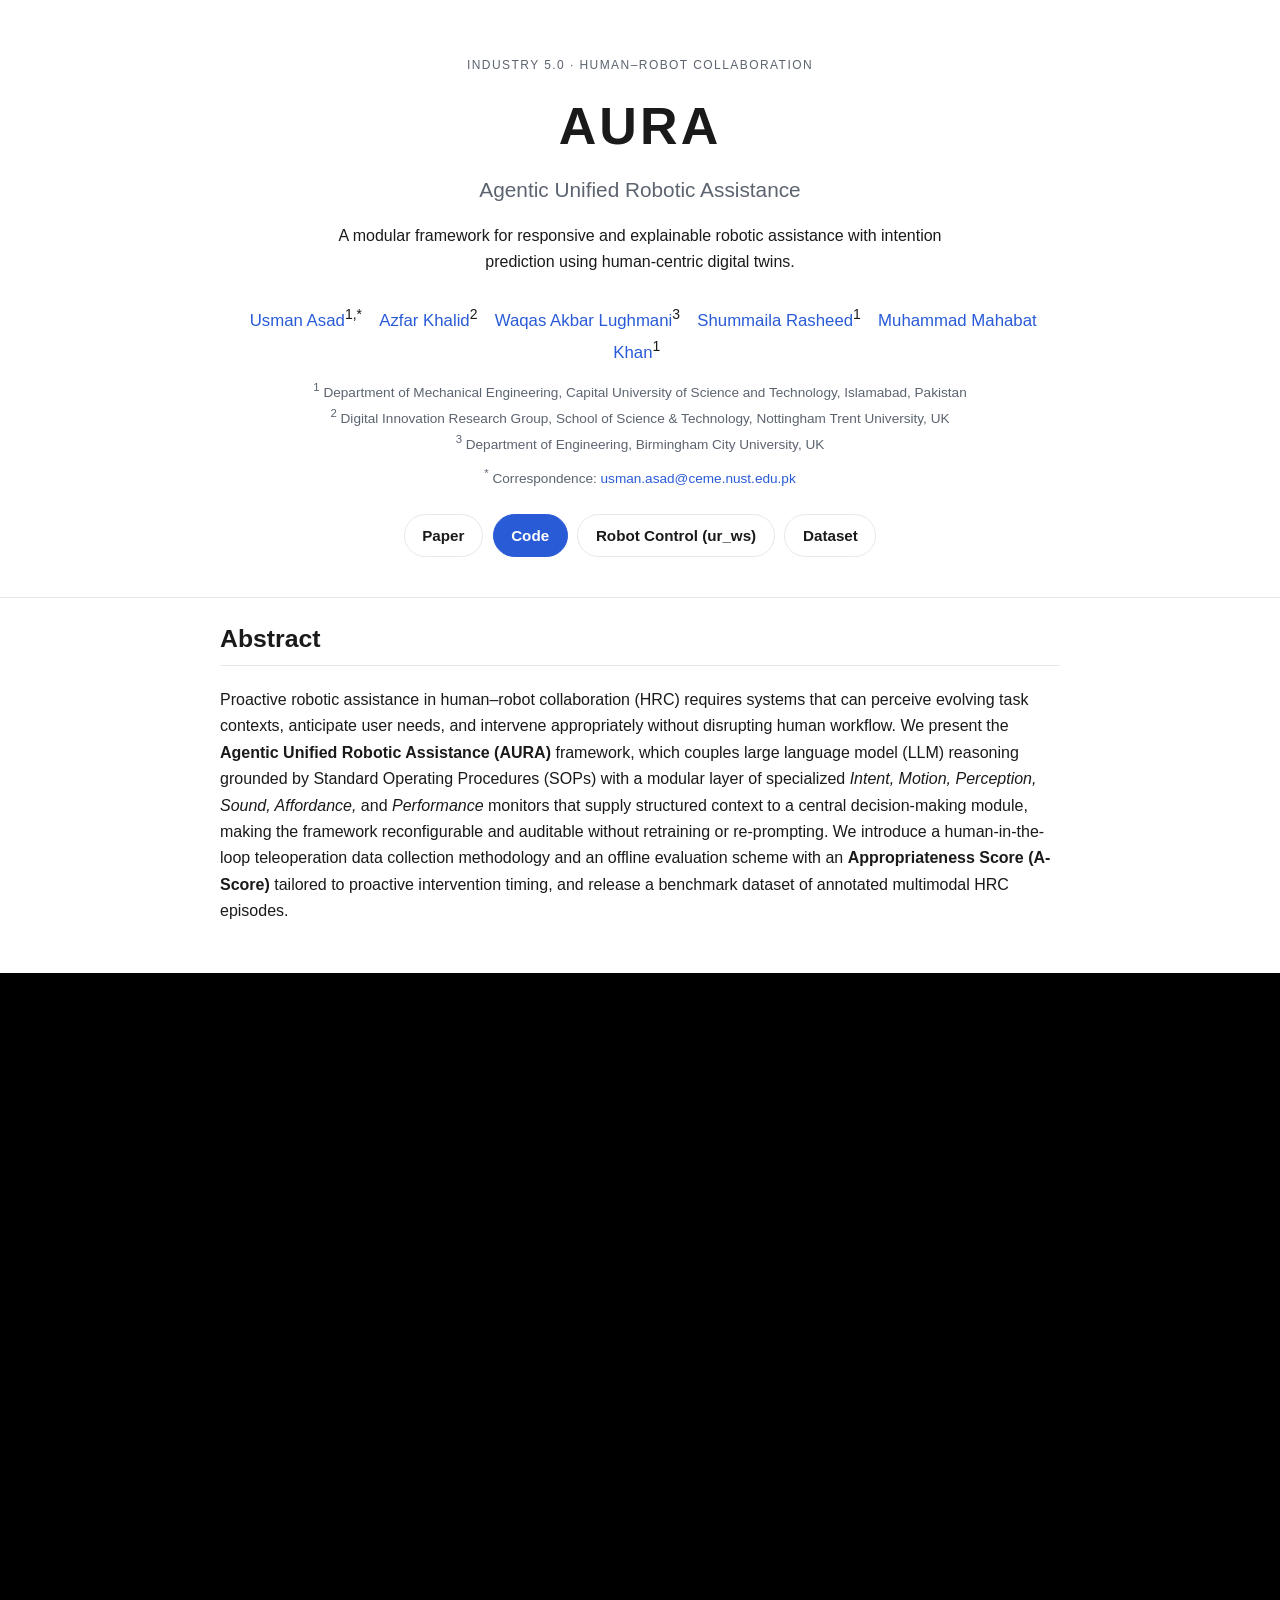
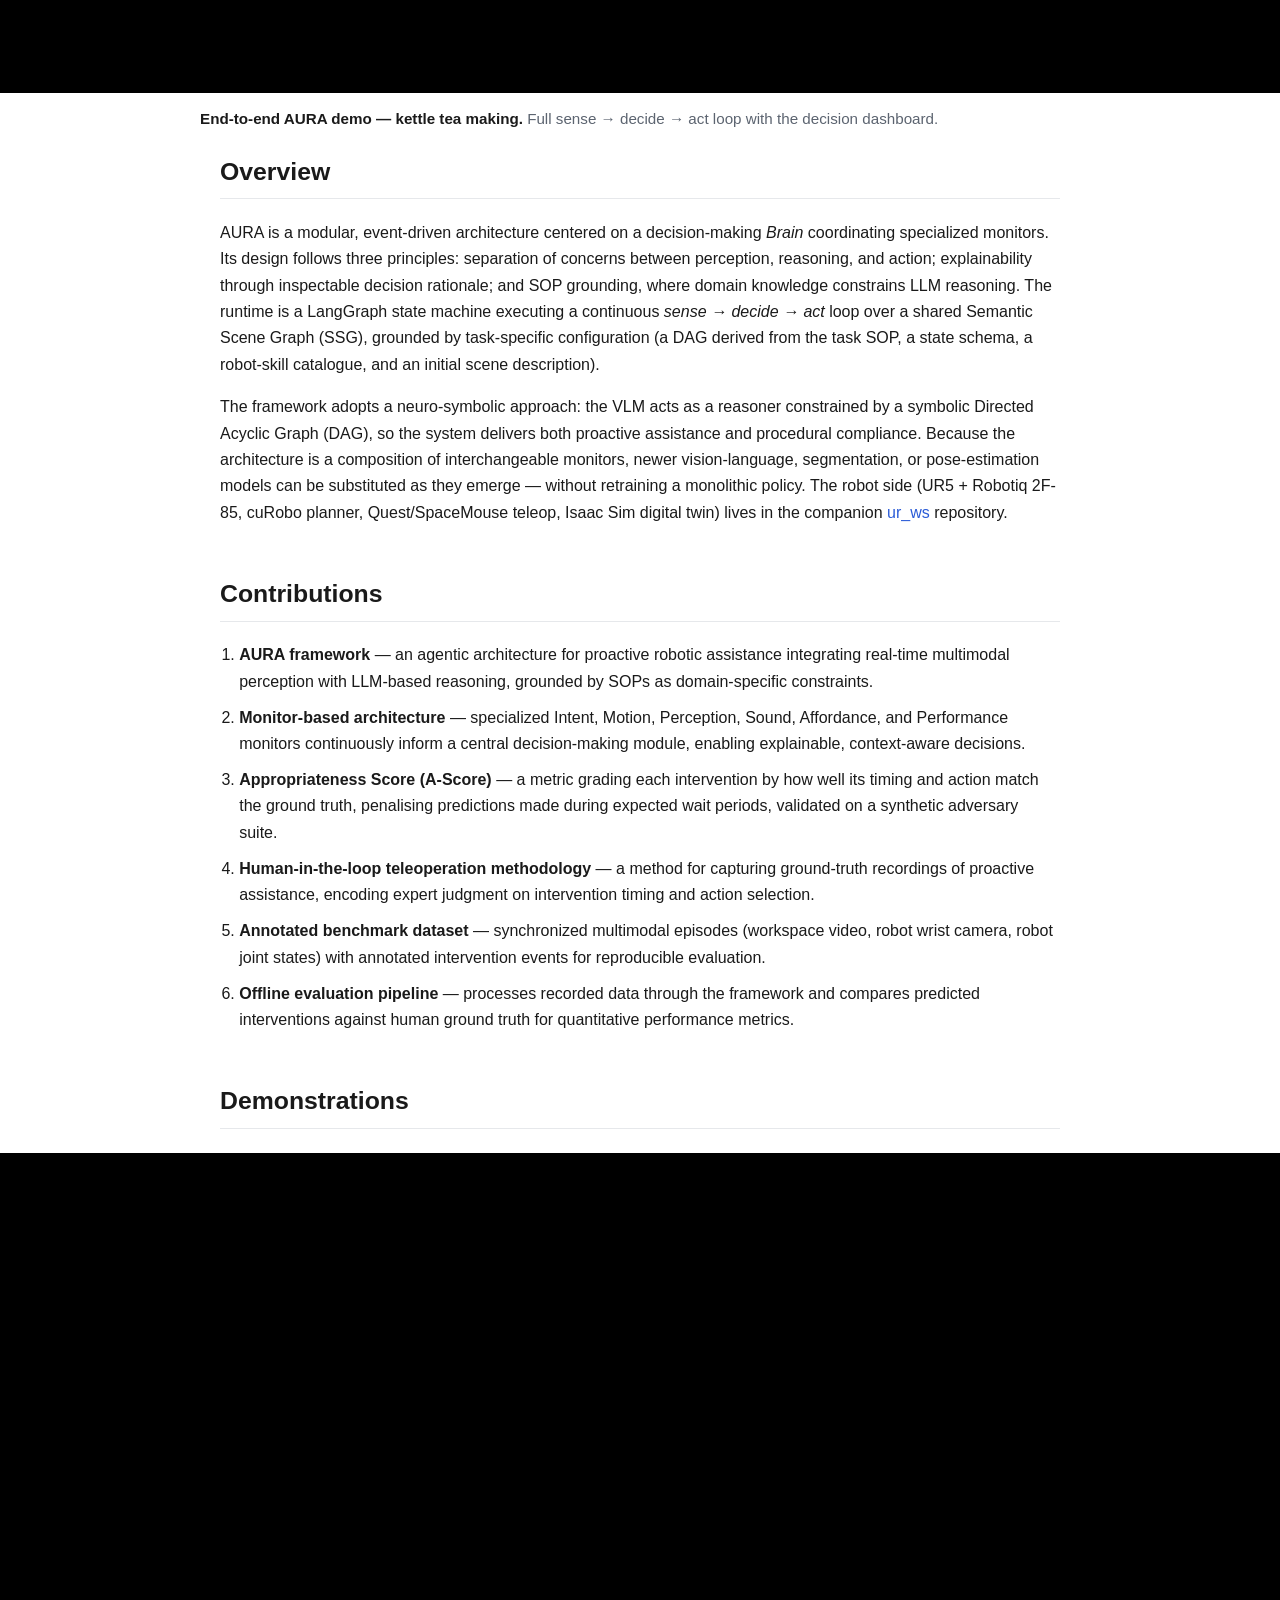
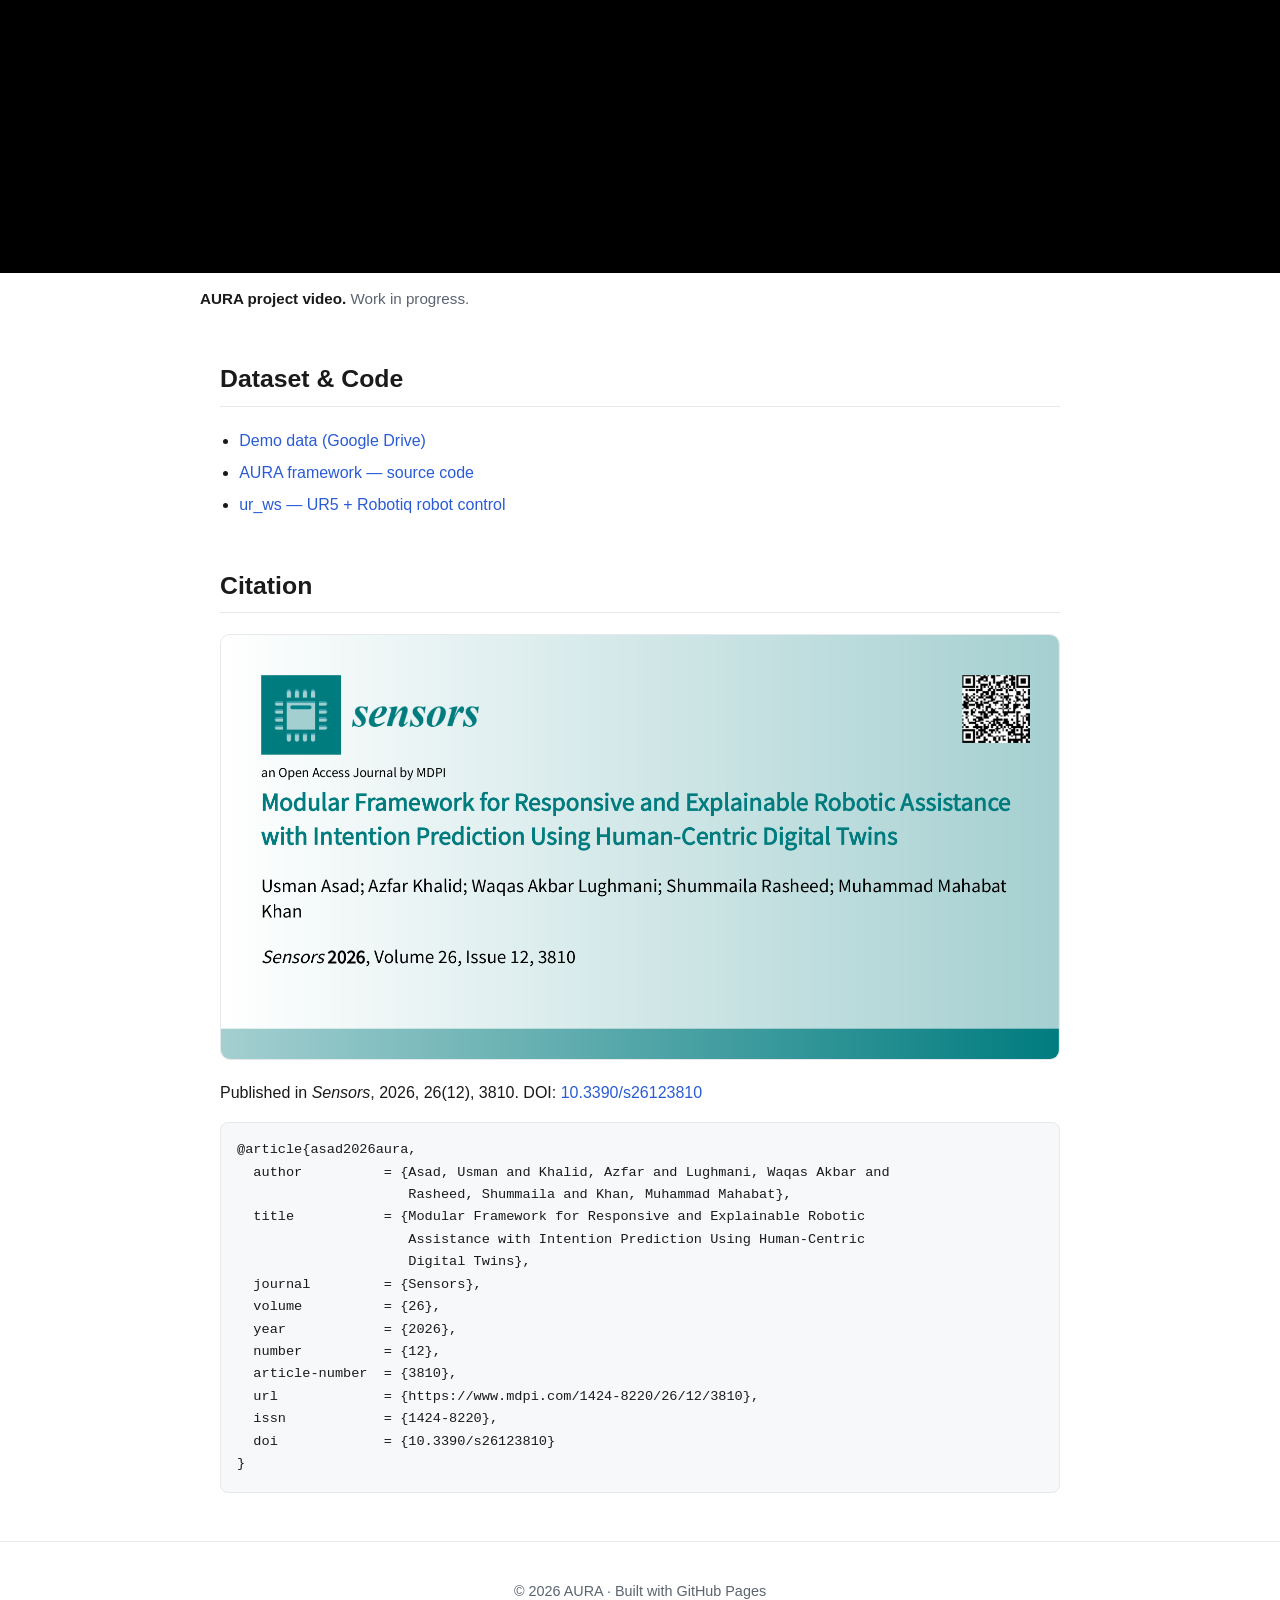
<file: docs/index.html>
<!DOCTYPE html>
<html lang="en">
<head>
  <meta charset="utf-8" />
  <meta name="viewport" content="width=device-width, initial-scale=1" />
  <title>AURA — Agentic Unified Robotic Assistance</title>
  <meta name="description" content="AURA: a modular framework for responsive and explainable robotic assistance with intention prediction using human-centric digital twins (Asad et al., 2026)." />
  <link rel="stylesheet" href="assets/style.css" />
</head>
<body>
  <header class="hero">
    <div class="container">
      <p class="venue">Industry 5.0 &middot; Human–Robot Collaboration</p>
      <h1>AURA</h1>
      <p class="subtitle">Agentic Unified Robotic Assistance</p>
      <p class="tagline">
        A modular framework for responsive and explainable robotic assistance
        with intention prediction using human-centric digital twins.
      </p>

      <ol class="authors">
        <li><a href="https://orcid.org/0000-0003-0640-8026">Usman Asad</a><sup>1,*</sup></li>
        <li><a href="https://orcid.org/0000-0001-5270-6599">Azfar Khalid</a><sup>2</sup></li>
        <li><a href="https://orcid.org/0000-0003-2989-1559">Waqas Akbar Lughmani</a><sup>3</sup></li>
        <li><a href="https://orcid.org/0000-0003-4381-7435">Shummaila Rasheed</a><sup>1</sup></li>
        <li><a href="https://orcid.org/0000-0001-7974-4472">Muhammad Mahabat Khan</a><sup>1</sup></li>
      </ol>

      <ol class="affiliations">
        <li><sup>1</sup> Department of Mechanical Engineering, Capital University of Science and Technology, Islamabad, Pakistan</li>
        <li><sup>2</sup> Digital Innovation Research Group, School of Science &amp; Technology, Nottingham Trent University, UK</li>
        <li><sup>3</sup> Department of Engineering, Birmingham City University, UK</li>
      </ol>
      <p class="corr"><sup>*</sup> Correspondence: <a href="mailto:usman.asad@ceme.nust.edu.pk">usman.asad@ceme.nust.edu.pk</a></p>

      <nav class="links">
        <a class="btn" href="https://www.mdpi.com/1424-8220/26/12/3810">Paper</a>
        <a class="btn primary" href="https://github.com/usmanasad88/aura">Code</a>
        <a class="btn" href="https://github.com/usmanasad88/ur5-robotiq-ros2-control">Robot Control (ur_ws)</a>
        <a class="btn" href="https://drive.google.com/drive/folders/1baUVBFkgLUW8HMS8z6C7hPzUAPxtRd_U">Dataset</a>
      </nav>
    </div>
  </header>

  <main class="container">
    <section id="abstract">
      <h2>Abstract</h2>
      <p>
        Proactive robotic assistance in human–robot collaboration (HRC) requires systems
        that can perceive evolving task contexts, anticipate user needs, and intervene
        appropriately without disrupting human workflow. We present the
        <strong>Agentic Unified Robotic Assistance (AURA)</strong> framework, which couples
        large language model (LLM) reasoning grounded by Standard Operating Procedures (SOPs)
        with a modular layer of specialized <em>Intent, Motion, Perception, Sound, Affordance,</em>
        and <em>Performance</em> monitors that supply structured context to a central
        decision-making module, making the framework reconfigurable and auditable without
        retraining or re-prompting. We introduce a human-in-the-loop teleoperation data
        collection methodology and an offline evaluation scheme with an
        <strong>Appropriateness Score (A-Score)</strong> tailored to proactive intervention
        timing, and release a benchmark dataset of annotated multimodal HRC episodes.
      </p>
    </section>

    <!-- Featured demonstration video (full width) -->
    <figure class="video-feature">
      <div class="video-embed">
        <iframe
          src="https://www.youtube.com/embed/NroK_4Eba-4"
          title="End-to-end AURA demo — kettle tea making"
          allow="accelerometer; autoplay; clipboard-write; encrypted-media; gyroscope; picture-in-picture; web-share"
          referrerpolicy="strict-origin-when-cross-origin"
          allowfullscreen></iframe>
      </div>
      <figcaption>
        <strong>End-to-end AURA demo — kettle tea making.</strong>
        Full sense&nbsp;→&nbsp;decide&nbsp;→&nbsp;act loop with the decision dashboard.
      </figcaption>
    </figure>

    <section id="overview">
      <h2>Overview</h2>
      <p>
        AURA is a modular, event-driven architecture centered on a decision-making
        <em>Brain</em> coordinating specialized monitors. Its design follows three principles:
        separation of concerns between perception, reasoning, and action; explainability
        through inspectable decision rationale; and SOP grounding, where domain knowledge
        constrains LLM reasoning. The runtime is a LangGraph state machine executing a
        continuous <em>sense&nbsp;→&nbsp;decide&nbsp;→&nbsp;act</em> loop over a shared
        Semantic Scene Graph (SSG), grounded by task-specific configuration (a DAG derived from
        the task SOP, a state schema, a robot-skill catalogue, and an initial scene description).
      </p>
      <p>
        The framework adopts a neuro-symbolic approach: the VLM acts as a reasoner constrained
        by a symbolic Directed Acyclic Graph (DAG), so the system delivers both proactive
        assistance and procedural compliance. Because the architecture is a composition of
        interchangeable monitors, newer vision-language, segmentation, or pose-estimation models
        can be substituted as they emerge — without retraining a monolithic policy. The robot
        side (UR5 + Robotiq 2F-85, cuRobo planner, Quest/SpaceMouse teleop, Isaac Sim digital
        twin) lives in the companion
        <a href="https://github.com/usmanasad88/ur5-robotiq-ros2-control">ur_ws</a> repository.
      </p>
    </section>

    <section id="contributions">
      <h2>Contributions</h2>
      <ol class="contrib">
        <li><strong>AURA framework</strong> — an agentic architecture for proactive robotic
          assistance integrating real-time multimodal perception with LLM-based reasoning,
          grounded by SOPs as domain-specific constraints.</li>
        <li><strong>Monitor-based architecture</strong> — specialized Intent, Motion, Perception,
          Sound, Affordance, and Performance monitors continuously inform a central
          decision-making module, enabling explainable, context-aware decisions.</li>
        <li><strong>Appropriateness Score (A-Score)</strong> — a metric grading each intervention
          by how well its timing and action match the ground truth, penalising predictions made
          during expected wait periods, validated on a synthetic adversary suite.</li>
        <li><strong>Human-in-the-loop teleoperation methodology</strong> — a method for capturing
          ground-truth recordings of proactive assistance, encoding expert judgment on
          intervention timing and action selection.</li>
        <li><strong>Annotated benchmark dataset</strong> — synchronized multimodal episodes
          (workspace video, robot wrist camera, robot joint states) with annotated intervention
          events for reproducible evaluation.</li>
        <li><strong>Offline evaluation pipeline</strong> — processes recorded data through the
          framework and compares predicted interventions against human ground truth for
          quantitative performance metrics.</li>
      </ol>
    </section>

    <!-- ================= VIDEO DEMONSTRATIONS ================= -->
    <section id="demos">
      <h2>Demonstrations</h2>

      <!-- Single full-width project video (work in progress) -->
      <figure class="video-feature">
        <div class="video-embed">
          <iframe
            src="https://www.youtube.com/embed/D0YveJULEP4"
            title="AURA project video"
            allow="accelerometer; autoplay; clipboard-write; encrypted-media; gyroscope; picture-in-picture; web-share"
            referrerpolicy="strict-origin-when-cross-origin"
            allowfullscreen></iframe>
        </div>
        <figcaption>
          <strong>AURA project video.</strong> Work in progress.
        </figcaption>
      </figure>
    </section>

    <section id="dataset">
      <h2>Dataset &amp; Code</h2>
      <ul class="link-list">
        <li><a href="https://drive.google.com/drive/folders/1baUVBFkgLUW8HMS8z6C7hPzUAPxtRd_U">Demo data (Google Drive)</a></li>
        <li><a href="https://github.com/usmanasad88/aura">AURA framework — source code</a></li>
        <li><a href="https://github.com/usmanasad88/ur5-robotiq-ros2-control">ur_ws — UR5 + Robotiq robot control</a></li>
      </ul>
    </section>

    <section id="bibtex">
      <h2>Citation</h2>
      <a class="article-banner" href="https://www.mdpi.com/1424-8220/26/12/3810">
        <img src="assets/article-banner.png"
             alt="Sensors 2026, 26(12), 3810 — Modular Framework for Responsive and Explainable Robotic Assistance with Intention Prediction Using Human-Centric Digital Twins" />
      </a>
      <p>Published in <em>Sensors</em>, 2026, 26(12), 3810. DOI: <a href="https://doi.org/10.3390/s26123810">10.3390/s26123810</a></p>
      <pre><code>@article{asad2026aura,
  author          = {Asad, Usman and Khalid, Azfar and Lughmani, Waqas Akbar and
                     Rasheed, Shummaila and Khan, Muhammad Mahabat},
  title           = {Modular Framework for Responsive and Explainable Robotic
                     Assistance with Intention Prediction Using Human-Centric
                     Digital Twins},
  journal         = {Sensors},
  volume          = {26},
  year            = {2026},
  number          = {12},
  article-number  = {3810},
  url             = {https://www.mdpi.com/1424-8220/26/12/3810},
  issn            = {1424-8220},
  doi             = {10.3390/s26123810}
}</code></pre>
    </section>
  </main>

  <footer>
    <div class="container">
      <p>&copy; 2026 AURA &middot; Built with GitHub Pages</p>
    </div>
  </footer>
</body>
</html>
</file>
<file: docs/assets/style.css>
:root {
  --fg: #1a1a1a;
  --muted: #5c6470;
  --bg: #ffffff;
  --soft: #f6f8fa;
  --accent: #2a5bd7;
  --border: #e6e8eb;
  --max-width: 880px;
}

* { box-sizing: border-box; }

html { scroll-behavior: smooth; }

body {
  margin: 0;
  font-family: -apple-system, BlinkMacSystemFont, "Segoe UI", Roboto, Helvetica, Arial, sans-serif;
  color: var(--fg);
  background: var(--bg);
  line-height: 1.65;
  overflow-x: hidden;
}

a { color: var(--accent); text-decoration: none; }
a:hover { text-decoration: underline; }

.container {
  max-width: var(--max-width);
  margin: 0 auto;
  padding: 0 1.25rem;
}

/* ---------- Hero ---------- */
.hero {
  text-align: center;
  padding: 3.5rem 0 2.5rem;
  border-bottom: 1px solid var(--border);
}

.venue {
  text-transform: uppercase;
  letter-spacing: 0.12em;
  font-size: 0.75rem;
  color: var(--muted);
  margin: 0 0 0.5rem;
}

.hero h1 {
  font-size: 3.25rem;
  letter-spacing: 0.06em;
  margin: 0;
}

.subtitle {
  font-size: 1.3rem;
  color: var(--muted);
  margin: 0.2rem 0 1rem;
}

.tagline {
  max-width: 660px;
  margin: 0 auto 1.75rem;
}

.authors, .affiliations {
  list-style: none;
  padding: 0;
  margin: 0.5rem 0;
}

.authors li {
  display: inline;
  margin: 0 0.4rem;
  font-size: 1.05rem;
}

.affiliations {
  font-size: 0.85rem;
  color: var(--muted);
  margin-top: 0.75rem;
}
.affiliations li { display: block; }

.corr { font-size: 0.85rem; color: var(--muted); margin: 0.5rem 0 1.5rem; }

/* ---------- Buttons ---------- */
.links {
  display: flex;
  gap: 0.6rem;
  justify-content: center;
  flex-wrap: wrap;
}

.btn {
  display: inline-block;
  padding: 0.5rem 1.1rem;
  border: 1px solid var(--border);
  border-radius: 999px;
  color: var(--fg);
  font-weight: 600;
  font-size: 0.95rem;
  transition: background 0.15s ease, color 0.15s ease, border-color 0.15s ease;
}

.btn:hover { background: var(--accent); color: #fff; border-color: var(--accent); text-decoration: none; }
.btn.primary { background: var(--accent); color: #fff; border-color: var(--accent); }
.btn.primary:hover { background: #1f49b0; }

.btn[aria-disabled="true"] {
  opacity: 0.5;
  cursor: not-allowed;
  background: var(--soft);
}

/* ---------- Main ---------- */
main { padding: 2.5rem 0 4rem; }

section { margin-bottom: 3rem; }

h2 {
  font-size: 1.55rem;
  border-bottom: 1px solid var(--border);
  padding-bottom: 0.35rem;
}

.section-intro { color: var(--muted); }

ol.contrib { padding-left: 1.2rem; }
ol.contrib li { margin-bottom: 0.6rem; }

.link-list { padding-left: 1.2rem; }
.link-list li { margin-bottom: 0.35rem; }

.placeholder { color: var(--muted); font-style: italic; }

/* ---------- Featured video (full page width) ---------- */
.video-feature {
  position: relative;
  width: 100vw;
  margin-left: calc(50% - 50vw);
  margin-right: calc(50% - 50vw);
  margin-top: 1.5rem;
  margin-bottom: 0;
}

.video-embed {
  position: relative;
  width: 100%;
  aspect-ratio: 16 / 9;
  background: #000;
  overflow: hidden;
}
.video-embed iframe {
  position: absolute;
  inset: 0;
  width: 100%;
  height: 100%;
  border: 0;
}

.video-feature figcaption {
  max-width: var(--max-width);
  margin: 0.85rem auto 0;
  font-size: 0.95rem;
  color: var(--muted);
}
.video-feature figcaption strong { color: var(--fg); }

/* ---------- Video grid ---------- */
.video-grid {
  display: grid;
  grid-template-columns: repeat(2, 1fr);
  gap: 1.5rem;
  margin-top: 1.25rem;
}

@media (max-width: 640px) {
  .video-grid { grid-template-columns: 1fr; }
  .hero h1 { font-size: 2.5rem; }
}

.video-card {
  margin: 0;
  border: 1px solid var(--border);
  border-radius: 10px;
  overflow: hidden;
  background: var(--bg);
}

.video-card video,
.video-card iframe,
.video-placeholder {
  display: block;
  width: 100%;
  aspect-ratio: 16 / 9;
  border: 0;
  background: #000;
}

.video-placeholder {
  display: flex;
  flex-direction: column;
  align-items: center;
  justify-content: center;
  background: linear-gradient(135deg, #20242b, #11141a);
  color: #c8ccd4;
}
.video-placeholder span { font-size: 2.5rem; opacity: 0.6; }
.video-placeholder p { margin: 0.4rem 0 0; font-size: 0.85rem; letter-spacing: 0.04em; }

.video-card figcaption {
  padding: 0.85rem 1rem 1rem;
  font-size: 0.9rem;
  line-height: 1.5;
  color: var(--muted);
}
.video-card figcaption strong { color: var(--fg); }

/* ---------- Article banner ---------- */
.article-banner {
  display: block;
  margin: 0 0 1.25rem;
  border: 1px solid var(--border);
  border-radius: 10px;
  overflow: hidden;
  transition: box-shadow 0.15s ease;
}
.article-banner:hover { box-shadow: 0 4px 16px rgba(0, 0, 0, 0.12); }
.article-banner img { display: block; width: 100%; height: auto; }

/* ---------- Code / BibTeX ---------- */
pre {
  background: var(--soft);
  border: 1px solid var(--border);
  border-radius: 8px;
  padding: 1rem;
  overflow-x: auto;
}
code { font-family: "SF Mono", Menlo, Consolas, monospace; font-size: 0.85rem; }
p code { background: var(--soft); padding: 0.1rem 0.35rem; border-radius: 4px; }

/* ---------- Footer ---------- */
footer {
  border-top: 1px solid var(--border);
  padding: 1.5rem 0;
  text-align: center;
  color: var(--muted);
  font-size: 0.9rem;
}
</file>
